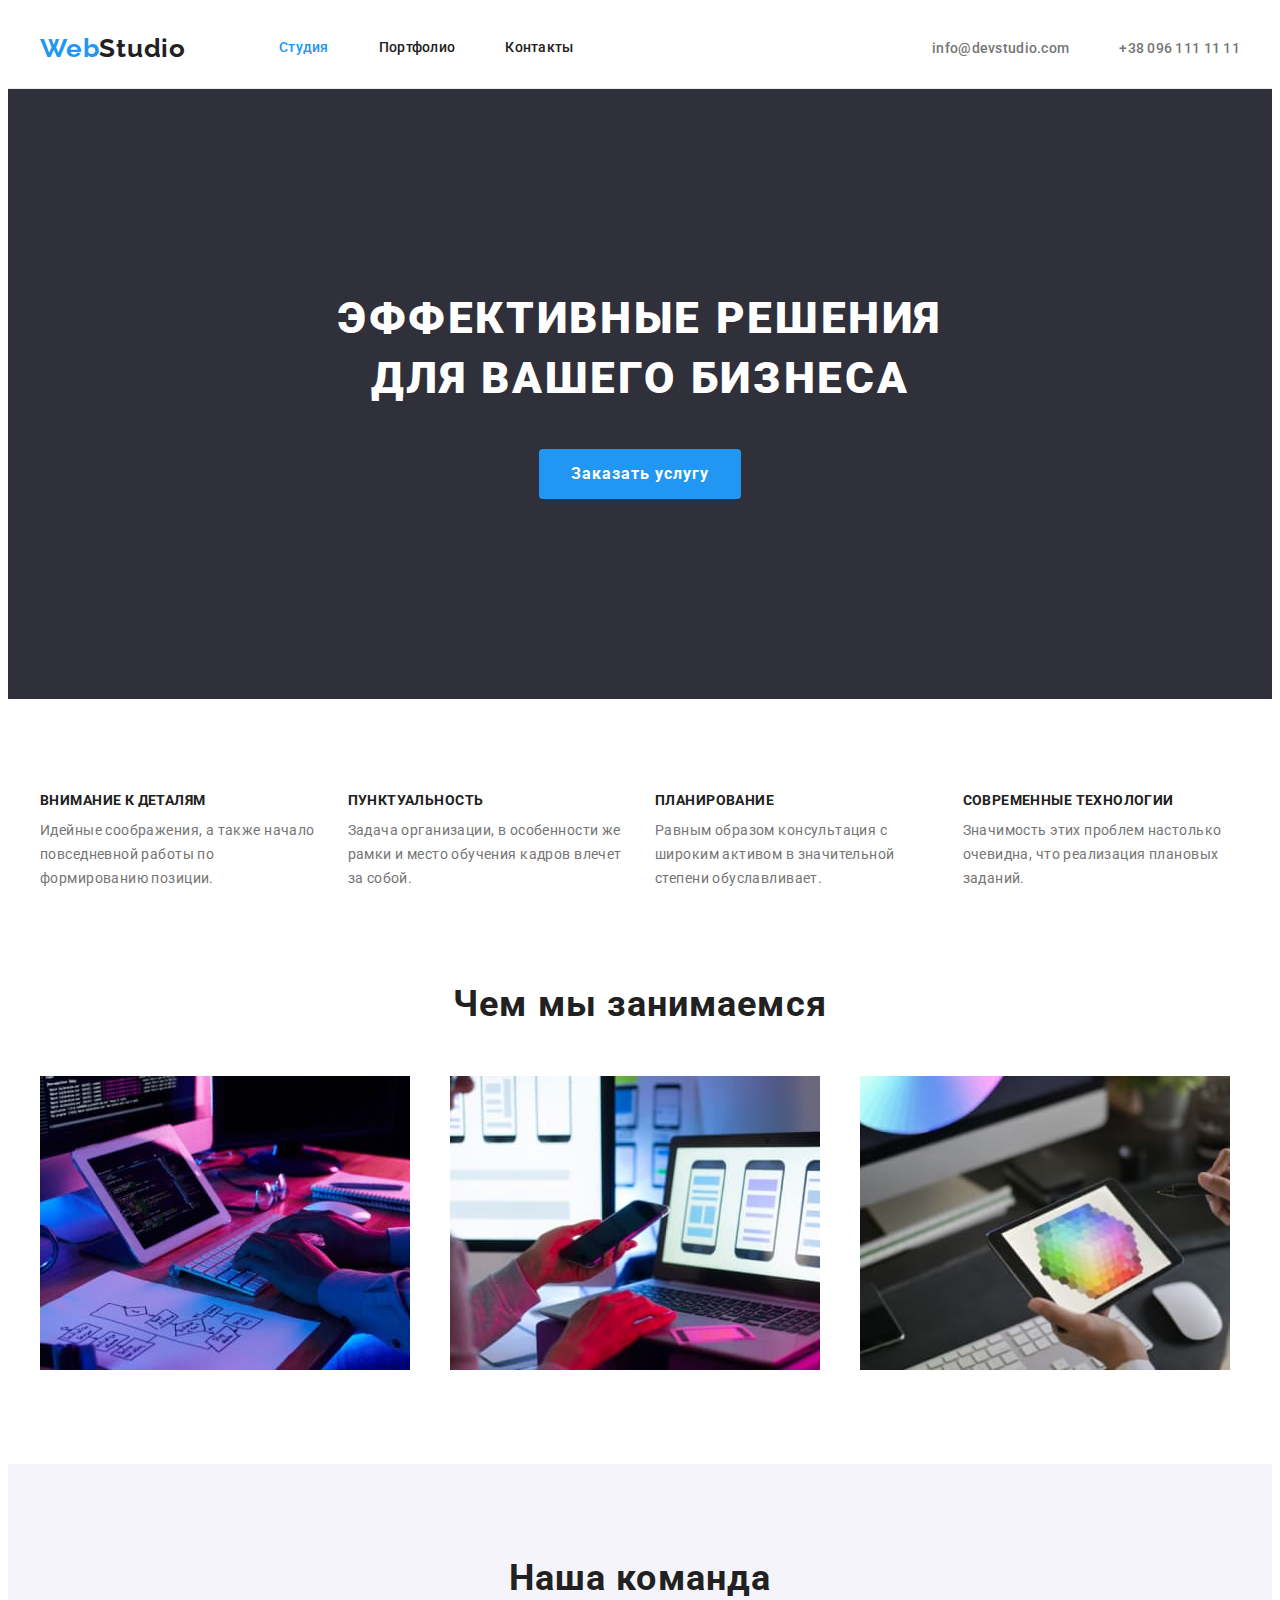
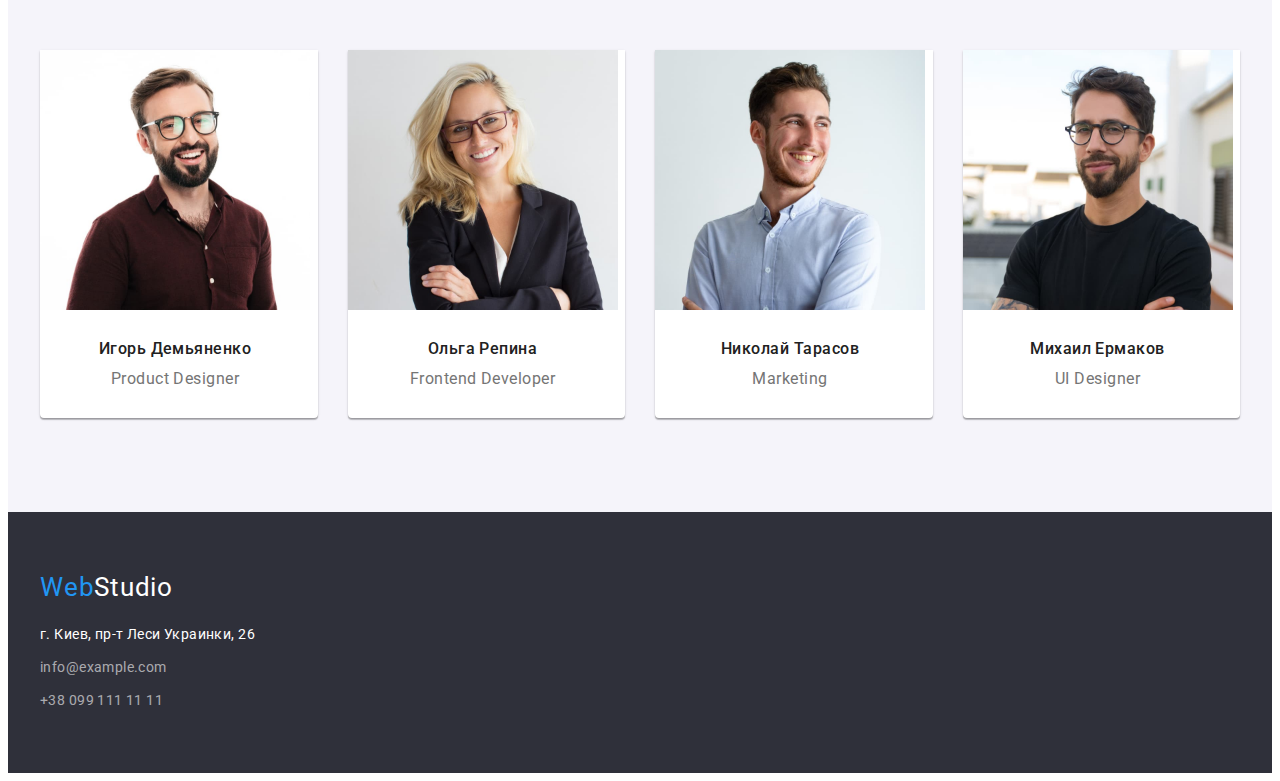
<file: index.html>
<!DOCTYPE html>
<html lang="ru">
<head>
    <meta charset="UTF-8">
    <meta http-equiv="X-UA-Compatible" content="IE=edge">
    <meta name="viewport" content="width=device-width, initial-scale=1.0">
    <title>Document</title>
    <link rel="preconnect" href="https://fonts.googleapis.com">
    <link rel="preconnect" href="https://fonts.gstatic.com" crossorigin>
    <link href="https://fonts.googleapis.com/css2?family=Raleway:wght@700&family=Roboto:wght@400;500;700;900&display=swap"
        rel="stylesheet">
    <link rel="stylesheet" href="https://cdnjs.cloudflare.com/ajax/libs/modern-normalize/1.1.0/modern-normalize.min.css"
        integrity="sha512-wpPYUAdjBVSE4KJnH1VR1HeZfpl1ub8YT/NKx4PuQ5NmX2tKuGu6U/JRp5y+Y8XG2tV+wKQpNHVUX03MfMFn9Q=="
        crossorigin="anonymous" referrerpolicy="no-referrer" />
    <link rel="stylesheet" href="./css/styles.css">
</head>
<body>
   <header class="header">

       <div class="container flex">

       <nav class="main-nav">
        <a href="/" class="logo"><span class="span-logo">Web</span>Studio</a>
        
        <ul class="site-nav list">
            <li class="item"><a href="./index.html" class="link current">Студия</a></li>
            <li class="item"><a href="./portfolio.html" class="link">Портфолио</a></li>
            <li class="item"><a href="" class="link">Контакты</a></li>
        </ul>
       </nav>

       <ul class="site-contact list">
           <li class="item"><a href="mailto:info@devstudio.com" class="link">info@devstudio.com</a></li>
           <li class="item"><a href="tel:+380961111111" class="link">+38 096 111 11 11</a></li>
       </ul>
    
       
       </div>
   </header>

   <main>

    <section class="hero">
        <div class="container hero-container">
        
        <h1 class="hero-title">Эффективные решения для вашего бизнеса</h1>
        <button type="button" class="hero-btn">Заказать услугу</button>

        </div>
        
    </section>

   <!-- features  -->
   <section class="section">

    <div class="container">

       <h2 class="visually-hidden">Особенности</h2>
        <ul class="feature-list list">
           <li class="item">
               <h3 class="title">Внимание к деталям</h3>
               <p class="text">Идейные соображения, а также начало повседневной работы по формированию позиции.</p>
           </li>
           <li class="item">
               <h3 class="title">Пунктуальность</h3>
               <p class="text">Задача организации, в особенности же рамки и место обучения кадров влечет за собой.</p>
           </li>
           <li class="item">
               <h3 class="title">Планирование</h3>
               <p class="text">Равным образом консультация с широким активом в значительной степени обуславливает.</p>
           </li>
           <li class="item">
               <h3 class="title">Современные технологии</h3>
               <p class="text">Значимость этих проблем настолько очевидна, что реализация плановых заданий.</p>
           </li>
        </ul>

    </div>

   </section>


   <section class="section no-padding">

    <div class="container">
       <h2 class="section-title">Чем мы занимаемся</h2>
       <ul class="about list">
           <li class="item">
               <img src="./images/box1.jpg" alt="разработка сайта" width="370" height="294">
           </li>
           <li class="item">
               <img src="./images/box2.jpg" alt="разработка мобильного приложения" width="370" height="294">
           </li>
           <li class="item">
               <img src="./images/box3.jpg" alt="цветовая палитра на планшете" width="370" height="294">
           </li>
       </ul>
    </div>
    <!----    team -------->
   </section>
   <section class="section team">

    <div class="container">

       <h2 class="section-title">Наша команда</h2>
        <ul class="team-list list">
           <li class="team-item">
            
               <img src="./images/card-1.jpg" alt="Игорь Демьяненко" width="270" height="260">
            
            <div class="team-card">
               <h3 class="title">Игорь Демьяненко</h3>
               <p class="text">Product Designer</p>
            </div>

           </li>

           <li class="team-item">

               <img src="./images/card-2.jpg" alt="Ольга Репина" width="270" height="260">

            <div class="team-card">
               <h3 class="title">Ольга Репина</h3>
               <p class="text">Frontend Developer</p>
            </div>
           </li>

           <li class="team-item">
                <img src="./images/card-3.jpg" alt="Николай Тарасов" width="270" height="260">

            <div class="team-card">
                <h3 class="title">Николай Тарасов</h3>
                <p class="text">Marketing</p>
            </div>
           </li>

           <li class="team-item"> 
               <img src="./images/card-4.jpg" alt="Михаил Ермаков" width="270" height="260">

            <div class="team-card">
               <h3 class="title">Михаил Ермаков</h3>
               <p class="text">UI Designer</p>
            </div>
           </li>

         </ul>
     </div>

   </section>

   </main>

   <footer class="footer">
       <div class="container">
    <a href="/" class="logo-footer"><span class="span-logo">Web</span>Studio</a>
   
    <address>
        <ul class="footer-list list">
            <li><a href="https://www.google.com/maps/place/Lesi+Ukrainky+Blvd,+26,+Kyiv,+Ukraine,+02000/@50.4265807,30.5361971" class="link-address">г. Киев, пр-т Леси Украинки, 26</a></li>
            <li><a href="mailto:info@example.com" class="link">info@example.com</a></li>
            <li><a href="tel:+380991111111" class="link no-margin">+38 099 111 11 11</a></li>
        </ul>
       
    </address>
    
    </div>

   </footer>

</body>
</html>
</file>
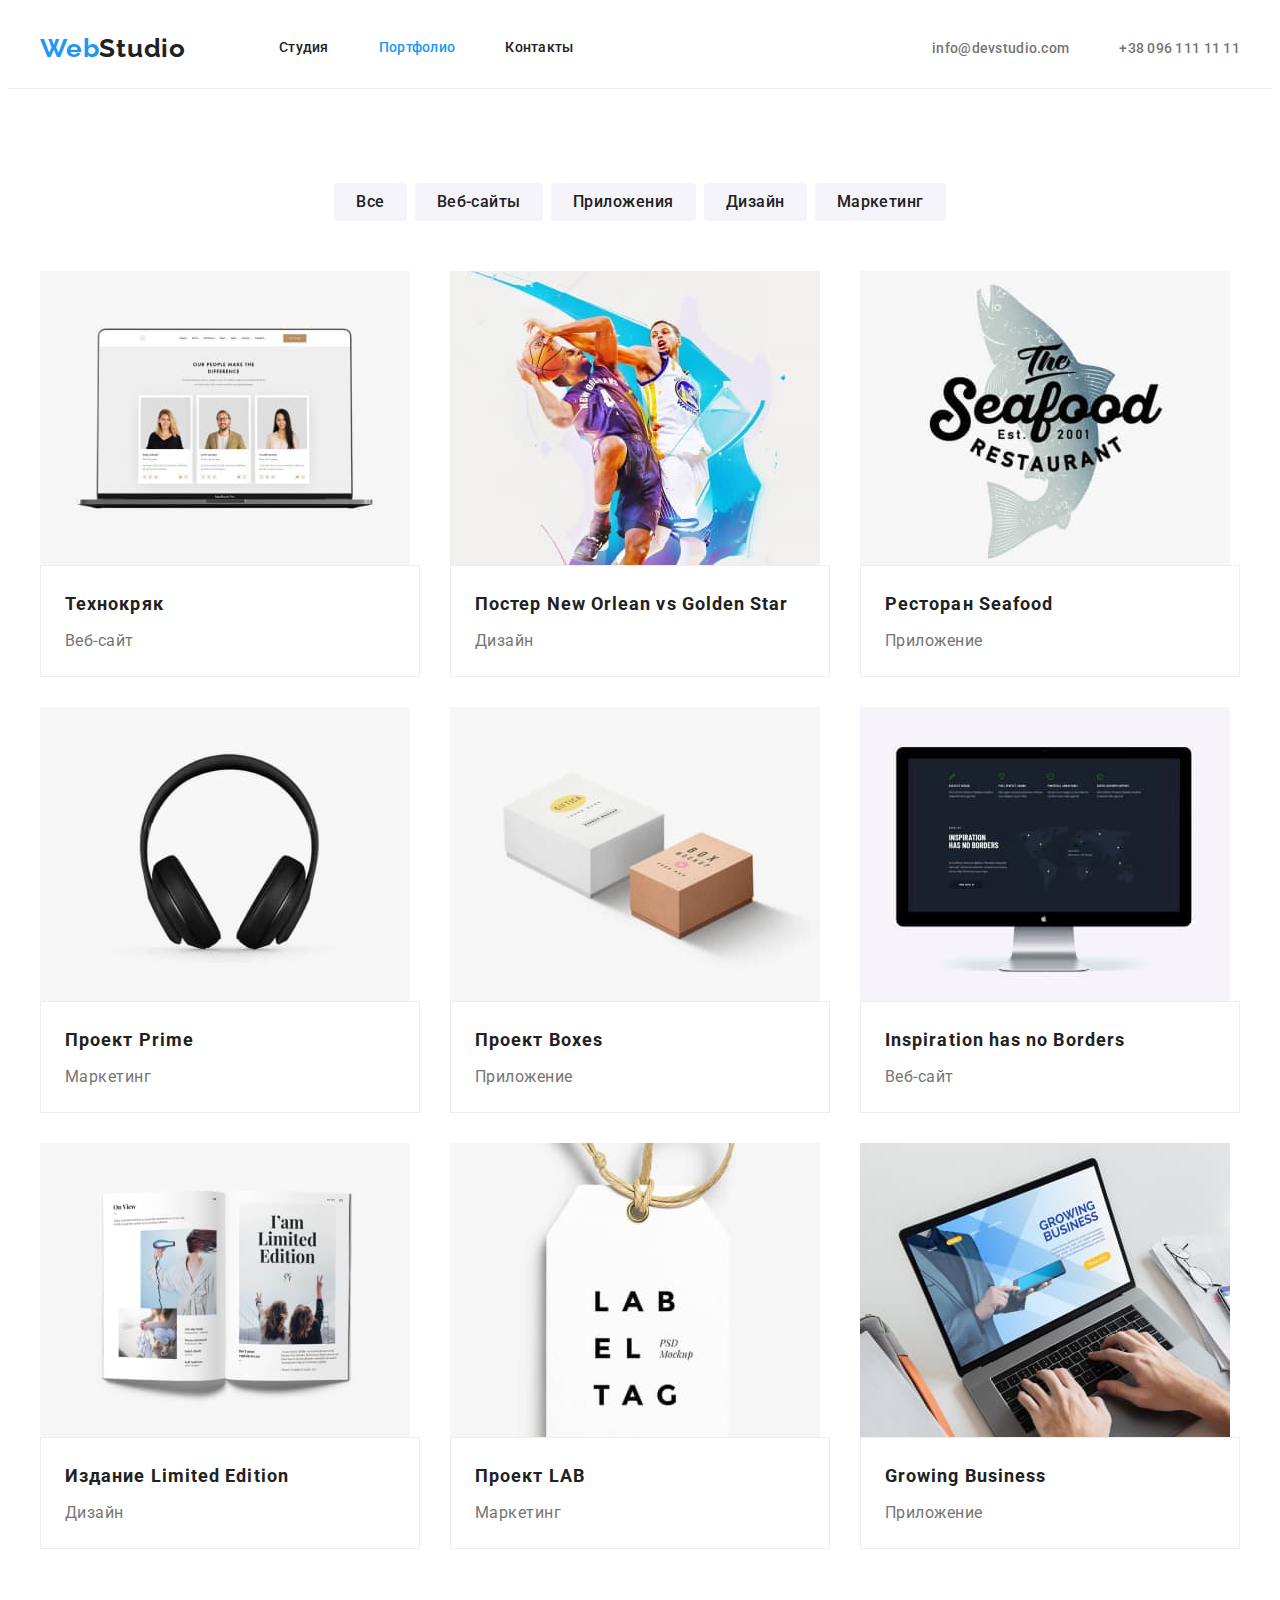
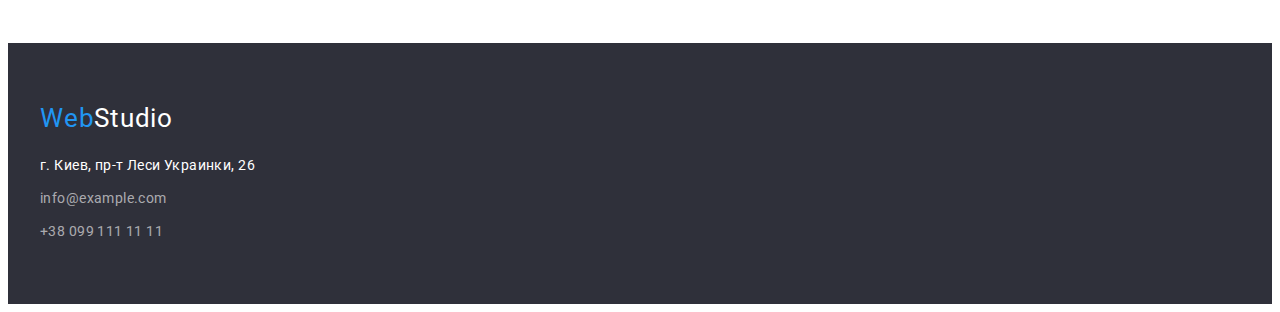
<file: portfolio.html>
<!DOCTYPE html>
<html lang="en">
<head>
    <meta charset="UTF-8">
    <meta http-equiv="X-UA-Compatible" content="IE=edge">
    <meta name="viewport" content="width=device-width, initial-scale=1.0">
    <title>Document</title>
    <link rel="preconnect" href="https://fonts.googleapis.com">
    <link rel="preconnect" href="https://fonts.gstatic.com" crossorigin>
    <link href="https://fonts.googleapis.com/css2?family=Raleway:wght@700&family=Roboto:wght@400;500;700;900&display=swap"
        rel="stylesheet">
     <link rel="stylesheet" href="https://cdnjs.cloudflare.com/ajax/libs/modern-normalize/1.1.0/modern-normalize.min.css"
            integrity="sha512-wpPYUAdjBVSE4KJnH1VR1HeZfpl1ub8YT/NKx4PuQ5NmX2tKuGu6U/JRp5y+Y8XG2tV+wKQpNHVUX03MfMFn9Q=="
            crossorigin="anonymous" referrerpolicy="no-referrer" />
    <link rel="stylesheet" href="./css/styles.css">
</head>
<body>
<header class="header">

    <div class="container flex">

        <nav class="main-nav">
            <a href="/" class="logo"><span class="span-logo">Web</span>Studio</a>

            <ul class="site-nav list">
                <li class="item"><a href="./index.html" class="link">Студия</a></li>
                <li class="item"><a href="./portfolio.html" class="link current">Портфолио</a></li>
                <li class="item"><a href="" class="link">Контакты</a></li>
            </ul>
        </nav>

        <ul class="site-contact list">
            <li class="item"><a href="mailto:info@devstudio.com" class="link">info@devstudio.com</a></li>
            <li class="item"><a href="tel:+380961111111" class="link">+38 096 111 11 11</a></li>
        </ul>


    </div>
</header>

        <section class="section works">
            <div class="container">
            <h1 class="visually-hidden">Наши работы</h1>
            <ul class="filter list">
                <li class="item"><button type="button" class="filter-btn">Все</button></li>
                <li class="item"><button type="button" class="filter-btn">Веб-сайты</button></li>
                <li class="item"><button type="button" class="filter-btn">Приложения</button></li>
                <li class="item"><button type="button" class="filter-btn">Дизайн</button></li>
                <li class="item"><button type="button" class="filter-btn">Маркетинг</button></li>
            </ul>

            <ul class="works-list list">
                <li class="works-item">
                    <img src="./images/project-1.jpg" alt="экран с фотокарточками" width="370" height="294">
                    

                    <div class="works-card">
                    <h2 class="title">Технокряк</h2>
                    <p class="text">Веб-сайт</p>
                    </div>
                </li>
                
                <li class="works-item">
                    <img src="./images/project-2.jpg" alt="баскетболисты с мячом" width="370" height="294">

                    <div class="works-card">
                    <h2 class="title">Постер New Orlean vs Golden Star</h2>
                    <p class="text">Дизайн</p>
                    </div>
                </li>

                <li class="works-item">
                    <img src="./images/project-3.jpg" alt="лого ресторана сифуд" width="370" height="294">

                    <div class="works-card">
                    <h2 class="title">Ресторан Seafood</h2>
                    <p class="text">Приложение</p>
                    </div>
                </li>
                <li class="works-item">
                    <img src="./images/project-4.jpg" alt="наушники" width="370" height="294">

                    <div class="works-card">
                    <h2 class="title">Проект Prime</h2>
                    <p class="text">Маркетинг</p>
                    </div>
                </li>

                <li class="works-item">
                    <img src="./images/project-5.jpg" alt="две коробки" width="370" height="294">

                    <div class="works-card">
                    <h2 class="title">Проект Boxes</h2>
                    <p class="text">Приложение</p>
                    </div>
                </li>

                <li class="works-item">
                    <img src="./images/project-6.jpg" alt="монитор" width="370" height="294">

                    <div class="works-card">
                    <h2 class="title">Inspiration has no Borders</h2>
                    <p class="text">Веб-сайт</p>
                    </div>
                </li>

                <li class="works-item">
                    <img src="./images/project-7.jpg" alt="журнал" width="370" height="294">

                    <div class="works-card">
                    <h2 class="title">Издание Limited Edition</h2>
                    <p class="text">Дизайн</p>
                    </div>
                </li>

                <li class="works-item">
                    <img src="./images/project-8.jpg" alt="ярлык с надписью" width="370" height="294">

                    <div class="works-card">
                    <h2 class="title">Проект LAB</h2>
                    <p class="text">Маркетинг</p>
                    </div>
                </li>

                <li class="works-item">
                    <img src="./images/project-9.jpg" alt="ноутбук и руки" width="370" height="294">

                    <div class="works-card">
                    <h2 class="title">Growing Business</h2>
                    <p class="text">Приложение</p>
                    </div>
                </li>
               
            </ul>
            </div>
        </section>


    </main>

<footer class="footer">
    <div class="container">
        <a href="/" class="logo-footer"><span class="span-logo">Web</span>Studio</a>

        <address>
            <ul class="footer-list list">
                <li><a href="https://www.google.com/maps/place/Lesi+Ukrainky+Blvd,+26,+Kyiv,+Ukraine,+02000/@50.4265807,30.5361971"
                        class="link-address">г. Киев, пр-т Леси Украинки, 26</a></li>
                <li><a href="mailto:info@example.com" class="link">info@example.com</a></li>
                <li><a href="tel:+380991111111" class="link no-margin">+38 099 111 11 11</a></li>
            </ul>

        </address>

    </div>

</footer>
    
</body>
</html>
</file>
<file: css/styles.css>
:root {
    --main-text-color: #757575;
    --title-text-color: #212121;
    --accent-color: #2196F3;
    --secondary-background-color: #2F303A;
    --primary-white-color: #FFFFFF;
    --general-background-color: #F5F4FA;
    --secondary-btn-color: #212121;
    
}

p,h1,h2,h3,h4,h5,h6 {
    margin: 0;
}
ul {
    margin: 0;
    padding-left: 0;
}

body {
    color: var(--main-text-color);
    font-family: 'Roboto', sans-serif;
}

.list{
    list-style: none;
    padding: 0;
    margin: 0;
}
.link {
    text-decoration: none;
}



.visually-hidden {
    position: absolute;
    white-space: nowrap;
    width: 1px;
    height: 1px;
    overflow: hidden;
    border: 0;
    padding: 0;
    clip: rect(0 0 0 0);
    clip-path: inset(50%);
    margin: -1px;
}

img {
    display: block;
    max-width: 100%;
    height: auto;
    /* border-radius: 0px; */
}


.container {
    width: 1200px;
    padding-left: 15px;
    padding-right: 15px;
    margin: 0 auto;
    /* outline: 1px solid red; */

}


/* ---------------------header--------------------- */


.header {
    background-color: var(--primary-white-color);
    border-bottom:1px solid #ECECEC;
}

 .logo {

        color: var(--title-text-color);
        font-family: 'Raleway', sans-serif;
        font-weight: 700;
        font-size: 26px;
        line-height: 1.19;
        letter-spacing: 0.03em;
        text-decoration: none;
 }
 .span-logo {
    color: var(--accent-color); 
 }

 
 /* -------------------nav-------------------- */


 .flex {
     display: flex;
     align-items: center;
     
     
 }
 .main-nav {
     display: flex;
    align-items: center;
    
    
 }
 
 .site-nav {
     display: flex;
     margin-left: 93px;
 }
  

 .site-nav .item:not(:last-child) {
     margin-right: 50px;
 }


 .site-nav .link {
     display: block;
     padding-top: 32px;
     padding-bottom: 32px;

     color: var(--title-text-color);
     font-family: 'Roboto', sans-serif;
     font-weight: 500;
     font-size: 14px;
     line-height: 1.14;
     letter-spacing: 0.02em;
 }
 .site-nav .link.current {
     color: var(--accent-color);
 }

 .site-contact {
     display: flex;
     margin-left: auto;
 }

 .site-contact .item + .item {
     margin-left: 50px;
 }

 .site-contact .link {
    font-family: 'Roboto',sans-serif;
    font-style: normal;
    font-weight: 500;
    font-size: 14px;
    line-height: 16px;
    letter-spacing: 0.02em;
 }

.site-nav .link:hover,
.site-nav .link:focus
 {
    color: var(--accent-color);
}

.site-contact .link{
color: var(--main-text-color);
}

.site-contact .link:hover,
.site-contact .link:focus {
color: var(--accent-color);
}

          /*------------------hero--------------------    */


.hero {
    text-align: center;
    background-color: var(--secondary-background-color);
}

.hero-container {
    padding: 200px 0;
}


.hero-title {
    margin: 0 auto 40px auto;
    max-width: 630px;

    color: var(--primary-white-color);
    
    font-weight: 900;
    font-size: 44px;
    line-height: 1.36;
    
    letter-spacing: 0.06em;
    text-transform: uppercase;
}



.hero-btn {
    display: inline-block;
    border-radius: 4px;
    padding: 10px 32px;
    min-width: 200px;

    color: var(--primary-white-color);
    background-color: var(--accent-color) ;

    cursor: pointer;
    font-family: inherit;
    font-weight: 700;
    font-size: 16px;
    line-height: 1.88;
    letter-spacing: 0.06em;
    border: none;
   
}
.hero-btn:hover,
.hero-btn:focus {
    background-color: #188CE8;
}

     /*--------------------   features----------------   */

.section {
    background-color: var(--primary-white-color);
    padding-top: 94px;
    padding-bottom: 94px;
} 

.feature-list {
    display: flex;
    margin-left: -30px;
    margin-top: -30px;
}

.feature-list .item {
    flex-basis: calc(100%/4 - 30px);
    margin-left: 30px;
    margin-top: 30px;
    }
 
 
.feature-list .title {
    margin-bottom: 10px;

    color: var(--title-text-color);
    font-size: 14px;
    line-height: 1.14;
    letter-spacing: 0.03em;
    text-transform: uppercase;
}
.feature-list .text {
    color: var(--main-text-color);
    font-size: 14px;
    line-height: 1.71;
    letter-spacing: 0.03em;
}

     /*-----------------     section -----------------    */
      /* ---------about--------- */

        .no-padding {
        padding-top: 0;
    } 

      .about {
    display: flex;
    margin-left: -30px;
    margin-top: -30px;
}

.about .item {
   flex-basis: calc(100%/3 - 30px);
    margin-left: 30px;
    margin-top: 30px;
}



.section-title {
    margin-bottom: 50px;

    color: var(--title-text-color);
    font-size: 36px;
    line-height: 1.16;
    text-align: center;
    letter-spacing: 0.03em;
}


/* --------------team---------------- */
.team {
    background-color: var(--general-background-color);
}
.team-item {
    background-color: var(--primary-white-color);
    box-shadow: 0px 1px 3px rgba(0, 0, 0, 0.12), 0px 1px 1px rgba(0, 0, 0, 0.14), 0px 2px 1px rgba(0, 0, 0, 0.2);
    border-radius: 0px 0px 4px 4px;
    
}

.team-card {
    text-align: center;
    padding: 30px 0;
    width: 270px;
}

.team-item .title {
margin-bottom: 10px;
}
 .team-list {
     display: flex;
    margin-left: -30px;
    margin-top: -30px;
 }

 .team-list .team-item {
     flex-basis: calc(100%/4 - 30px);
     margin-left: 30px;
     margin-top: 30px;
 }




.team-list .title {
    color: var(--title-text-color);
    font-weight: 500;
    font-size: 16px;
    line-height: 1.18;
    letter-spacing: 0.03em;
}
.team-list .text {
    color: var(--main-text-color);
    font-size: 16px;
    line-height: 1.19;
    letter-spacing: 0.03em;
}
/* ----------------------footer-------------------- */
.footer {
    background-color: var(--secondary-background-color);
    padding-top: 60px;
    padding-bottom: 60px;
}

.logo-footer {
    display: inline-block;
    margin-bottom: 20px;
    font-size: 26px;
    line-height: 1.19;
    letter-spacing: 0.03em;
    text-decoration: none;
}

.footer .logo-footer {
    color: var(--primary-white-color);
}

.footer-list .link {
    display: inline-block;
    margin-bottom: 9px;

    color: rgba(255, 255, 255, 0.6);
    font-family: 'Roboto';
    font-style: normal;
    font-weight: 400;
    font-size: 14px;
    line-height: 1.71;
    letter-spacing: 0.03em;
    text-decoration: none;
}

.link-address {
    display: inline-block;
    margin-bottom: 9px;  

    color: var(--primary-white-color);
    font-family: 'Roboto';
    font-style: normal;
    font-weight: 400;
    font-size: 14px;
    line-height: 1.71;
    letter-spacing: 0.03em;
    text-decoration: none; 
}

.no-margin.link {
    margin-bottom: 0;
}
 

.link-address:hover,
.link-address:focus {
    color: var(--accent-color);
}
.footer-list .link:hover,
.footer-list .link:focus {
    color: var(--accent-color);
}
/* --------------------portfolio----------------- */
/* ---------------------filter------------------- */
.filter {
    display: flex;
    justify-content: center;
    margin-bottom: 50px;
}
.filter .item:not(:last-child) {
    margin-right: 8px;
}


.filter-btn {
display: inline-block;
border-radius: 4px;
padding: 6px 22px;

color: var(--secondary-btn-color);
background-color: var(--general-background-color);
cursor: pointer;

font-family: inherit;
font-style: normal;
font-weight: 500;
font-size: 16px;
line-height: 1.62;
letter-spacing: 0.03em;
border: none;
}

.filter-btn:hover,
.filter-btn:focus {
    color: var(--primary-white-color);
    background-color: var(--accent-color);
}
/* --------------works----------------- */

.works-list {
    display: flex;
    flex-wrap: wrap;
    margin-left: -30px;
    margin-top: -30px;


}

.works-list .works-item {
    flex-basis: calc(100%/3 - 30px);
    margin-left: 30px;
    margin-top: 30px;
}

.works-item .title {
    margin-bottom: 4px;
}


.works-card {
padding: 20px 24px;
border: 1px solid #EEEEEE;
}



.works-list .title {
    color: var(--title-text-color);
    font-size: 18px;
    line-height: 2;
    letter-spacing: 0.06em
}
.works-list .text {
    color: var(--main-text-color);
    font-size: 16px;
    line-height: 1.88;
    letter-spacing: 0.03em
}
</file>
